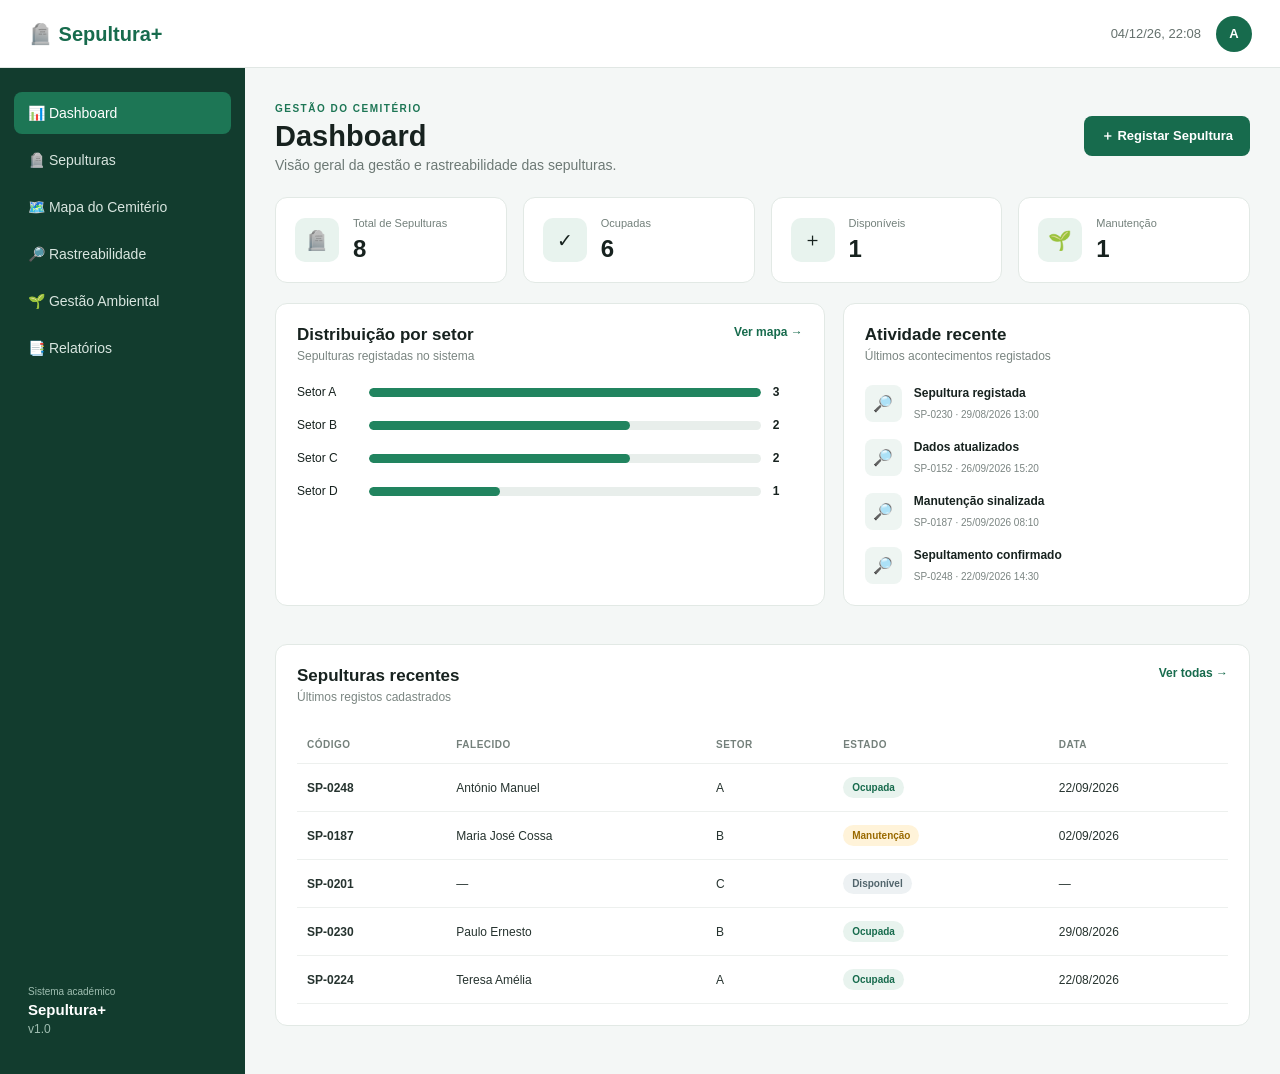
<file: index.html>
<!DOCTYPE html>
<html lang="pt">
<head>
<meta charset="UTF-8">
<meta name="viewport" content="width=device-width, initial-scale=1.0">
<title>Sepultura+ | Gestão e Rastreabilidade</title>
<link rel="stylesheet" href="css/style.css">
</head>
<body>
<header class="topbar">
  <button class="mobile-menu" id="menuBtn">☰</button>
  <a class="brand" href="index.html">🪦 <span>Sepultura+</span></a>
  <div class="top-actions"><span id="clock"></span><span class="avatar">A</span></div>
</header>

<div class="layout">
<aside class="sidebar" id="sidebar">
  <nav>
    <a class="active" href="index.html">📊 <span>Dashboard</span></a>
    <a href="sepulturas.html">🪦 <span>Sepulturas</span></a>
    <a href="mapa.html">🗺️ <span>Mapa do Cemitério</span></a>
    <a href="rastreabilidade.html">🔎 <span>Rastreabilidade</span></a>
    <a href="ambiental.html">🌱 <span>Gestão Ambiental</span></a>
    <a href="relatorios.html">📑 <span>Relatórios</span></a>
  </nav>
  <div class="sidebar-bottom"><small>Sistema académico</small><strong>Sepultura+</strong><span>v1.0</span></div>
</aside>

<main class="content">
  <div class="page-header">
    <div><span class="eyebrow">GESTÃO DO CEMITÉRIO</span><h1>Dashboard</h1><p>Visão geral da gestão e rastreabilidade das sepulturas.</p></div>
    <a class="btn primary" href="sepulturas.html#novo">＋ Registar Sepultura</a>
  </div>

  <section class="cards">
    <div class="card"><div class="card-icon">🪦</div><div><span>Total de Sepulturas</span><strong id="total">0</strong></div></div>
    <div class="card"><div class="card-icon">✓</div><div><span>Ocupadas</span><strong id="ocupadas">0</strong></div></div>
    <div class="card"><div class="card-icon">＋</div><div><span>Disponíveis</span><strong id="disponiveis">0</strong></div></div>
    <div class="card"><div class="card-icon">🌱</div><div><span>Manutenção</span><strong id="manutencao">0</strong></div></div>
  </section>

  <section class="dashboard-grid">
    <div class="panel">
      <div class="panel-header"><div><h2>Distribuição por setor</h2><p>Sepulturas registadas no sistema</p></div><a href="mapa.html" class="text-link">Ver mapa →</a></div>
      <div id="sectorBars" class="bars"></div>
    </div>
    <div class="panel">
      <div class="panel-header"><div><h2>Atividade recente</h2><p>Últimos acontecimentos registados</p></div></div>
      <div id="recent" class="activity"></div>
    </div>
  </section>

  <section class="panel table-panel">
    <div class="panel-header"><div><h2>Sepulturas recentes</h2><p>Últimos registos cadastrados</p></div><a href="sepulturas.html" class="text-link">Ver todas →</a></div>
    <div class="table-wrap"><table><thead><tr><th>Código</th><th>Falecido</th><th>Setor</th><th>Estado</th><th>Data</th></tr></thead><tbody id="recentTable"></tbody></table></div>
  </section>
</main>
</div>
<script src="js/data.js"></script><script src="js/app.js"></script>
</body>
</html>
</file>
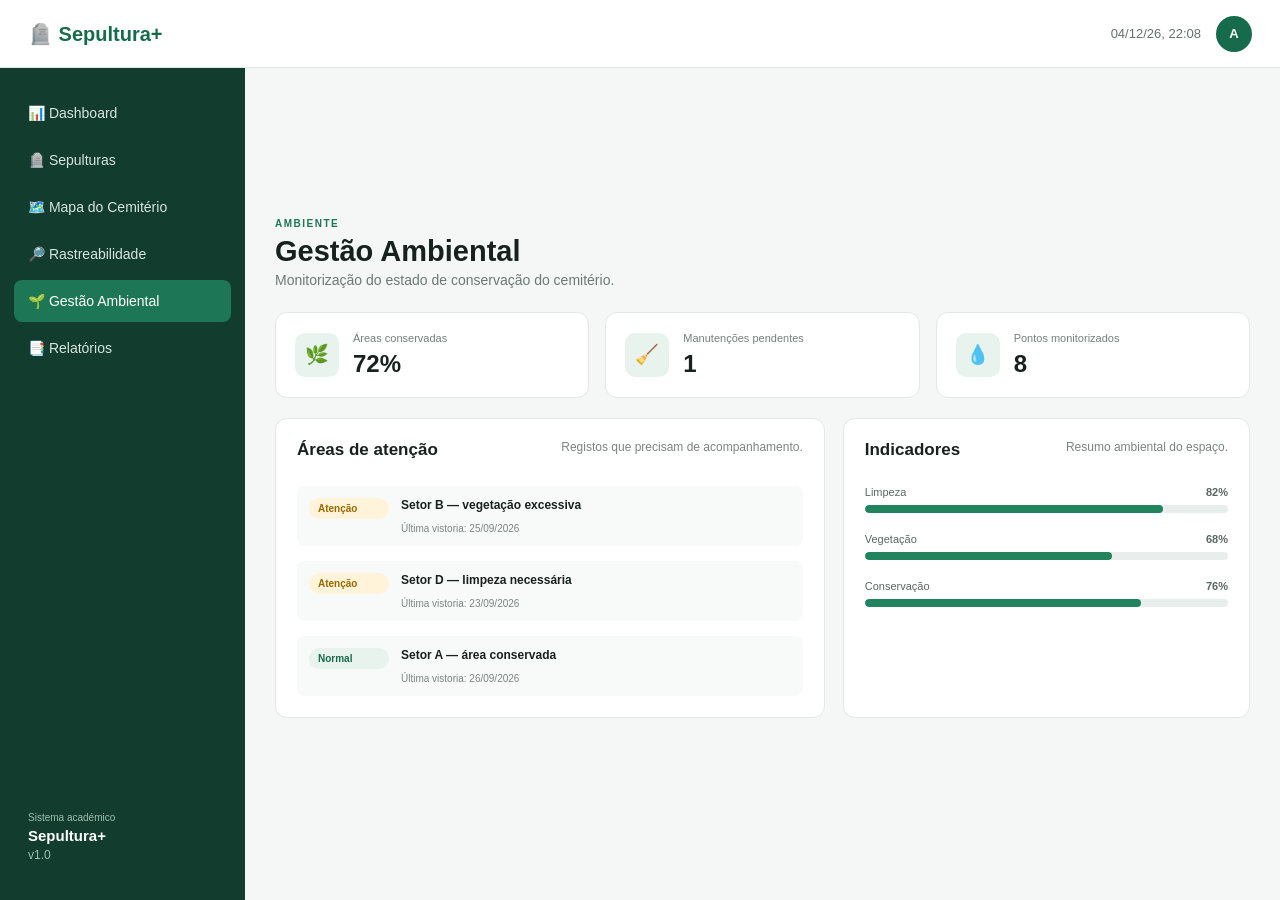
<file: ambiental.html>
<!DOCTYPE html>
<html lang="pt">
<head><meta charset="UTF-8"><meta name="viewport" content="width=device-width, initial-scale=1.0"><title>Gestão Ambiental | Sepultura+</title><link rel="stylesheet" href="css/style.css"></head>
<body>
<header class="topbar"><button class="mobile-menu" id="menuBtn">☰</button><a class="brand" href="index.html">🪦 <span>Sepultura+</span></a><div class="top-actions"><span id="clock"></span><span class="avatar">A</span></div></header>
<div class="layout"><aside class="sidebar" id="sidebar"><nav><a href="index.html">📊 <span>Dashboard</span></a><a href="sepulturas.html">🪦 <span>Sepulturas</span></a><a href="mapa.html">🗺️ <span>Mapa do Cemitério</span></a><a href="rastreabilidade.html">🔎 <span>Rastreabilidade</span></a><a class="active" href="ambiental.html">🌱 <span>Gestão Ambiental</span></a><a href="relatorios.html">📑 <span>Relatórios</span></a></nav><div class="sidebar-bottom"><small>Sistema académico</small><strong>Sepultura+</strong><span>v1.0</span></div></aside>
<main class="content"><div class="page-header"><div><span class="eyebrow">AMBIENTE</span><h1>Gestão Ambiental</h1><p>Monitorização do estado de conservação do cemitério.</p></div></div>
<section class="cards three"><div class="card"><div class="card-icon">🌿</div><div><span>Áreas conservadas</span><strong>72%</strong></div></div><div class="card"><div class="card-icon">🧹</div><div><span>Manutenções pendentes</span><strong id="envPending">0</strong></div></div><div class="card"><div class="card-icon">💧</div><div><span>Pontos monitorizados</span><strong>8</strong></div></div></section>
<section class="dashboard-grid"><div class="panel"><div class="panel-header"><h2>Áreas de atenção</h2><p>Registos que precisam de acompanhamento.</p></div><div class="env-list"><div><span class="status warning">Atenção</span><strong>Setor B — vegetação excessiva</strong><small>Última vistoria: 25/09/2026</small></div><div><span class="status warning">Atenção</span><strong>Setor D — limpeza necessária</strong><small>Última vistoria: 23/09/2026</small></div><div><span class="status good">Normal</span><strong>Setor A — área conservada</strong><small>Última vistoria: 26/09/2026</small></div></div></div>
<div class="panel"><div class="panel-header"><h2>Indicadores</h2><p>Resumo ambiental do espaço.</p></div><div class="progress-list"><label>Limpeza <b>82%</b><div class="progress"><i style="width:82%"></i></div></label><label>Vegetação <b>68%</b><div class="progress"><i style="width:68%"></i></div></label><label>Conservação <b>76%</b><div class="progress"><i style="width:76%"></i></div></label></div></div></section>
</main></div><script src="js/data.js"></script><script src="js/ambiental.js"></script></body></html>
</file>
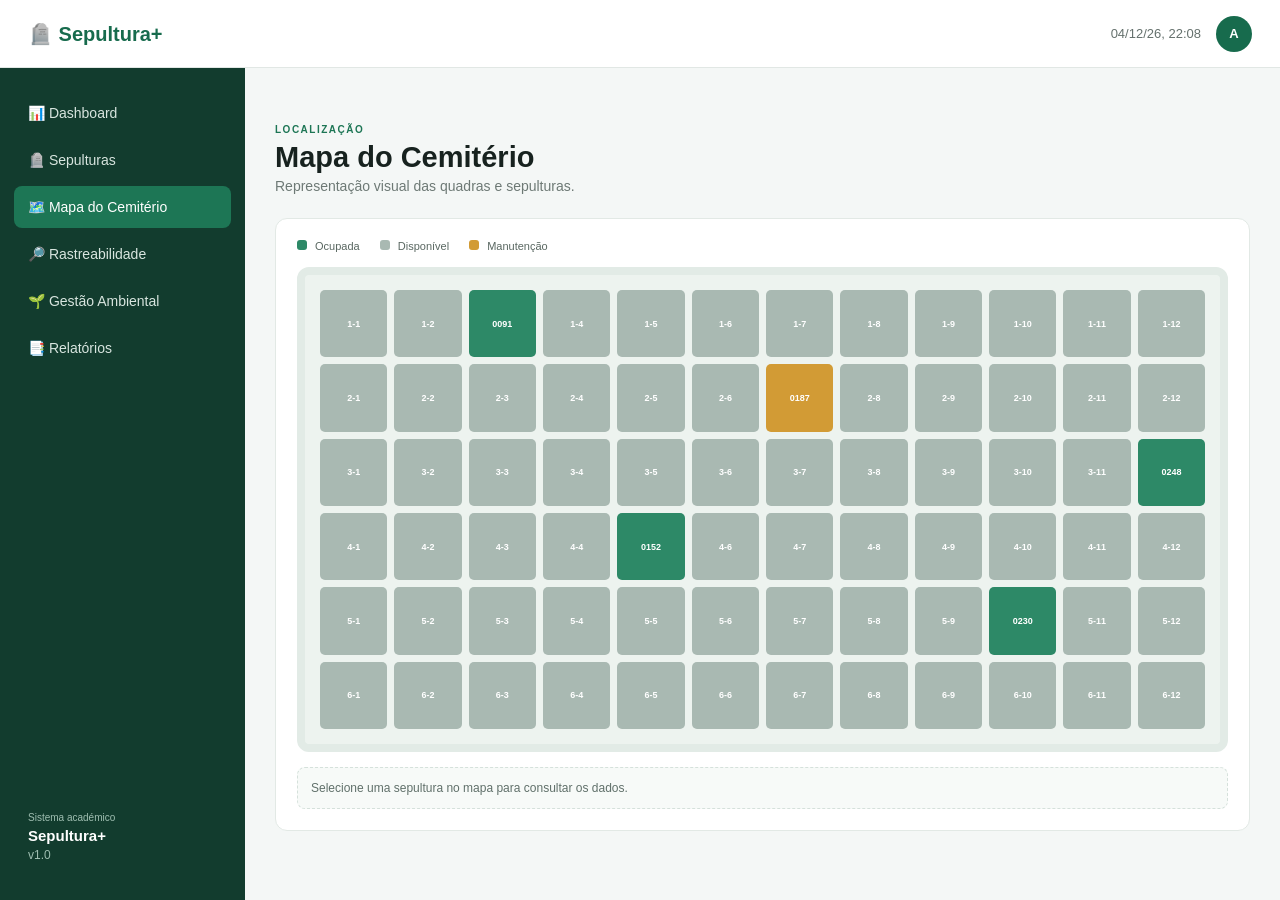
<file: mapa.html>
<!DOCTYPE html>
<html lang="pt">
<head><meta charset="UTF-8"><meta name="viewport" content="width=device-width, initial-scale=1.0"><title>Mapa | Sepultura+</title><link rel="stylesheet" href="css/style.css"></head>
<body>
<header class="topbar"><button class="mobile-menu" id="menuBtn">☰</button><a class="brand" href="index.html">🪦 <span>Sepultura+</span></a><div class="top-actions"><span id="clock"></span><span class="avatar">A</span></div></header>
<div class="layout"><aside class="sidebar" id="sidebar"><nav><a href="index.html">📊 <span>Dashboard</span></a><a href="sepulturas.html">🪦 <span>Sepulturas</span></a><a class="active" href="mapa.html">🗺️ <span>Mapa do Cemitério</span></a><a href="rastreabilidade.html">🔎 <span>Rastreabilidade</span></a><a href="ambiental.html">🌱 <span>Gestão Ambiental</span></a><a href="relatorios.html">📑 <span>Relatórios</span></a></nav><div class="sidebar-bottom"><small>Sistema académico</small><strong>Sepultura+</strong><span>v1.0</span></div></aside>
<main class="content"><div class="page-header"><div><span class="eyebrow">LOCALIZAÇÃO</span><h1>Mapa do Cemitério</h1><p>Representação visual das quadras e sepulturas.</p></div></div>
<section class="panel"><div class="legend"><span><i class="dot occupied"></i> Ocupada</span><span><i class="dot available"></i> Disponível</span><span><i class="dot maintenance"></i> Manutenção</span></div><div id="mapGrid" class="cemetery-map"></div><div id="mapInfo" class="map-info">Selecione uma sepultura no mapa para consultar os dados.</div></section></main></div>
<script src="js/data.js"></script><script src="js/mapa.js"></script></body></html>
</file>
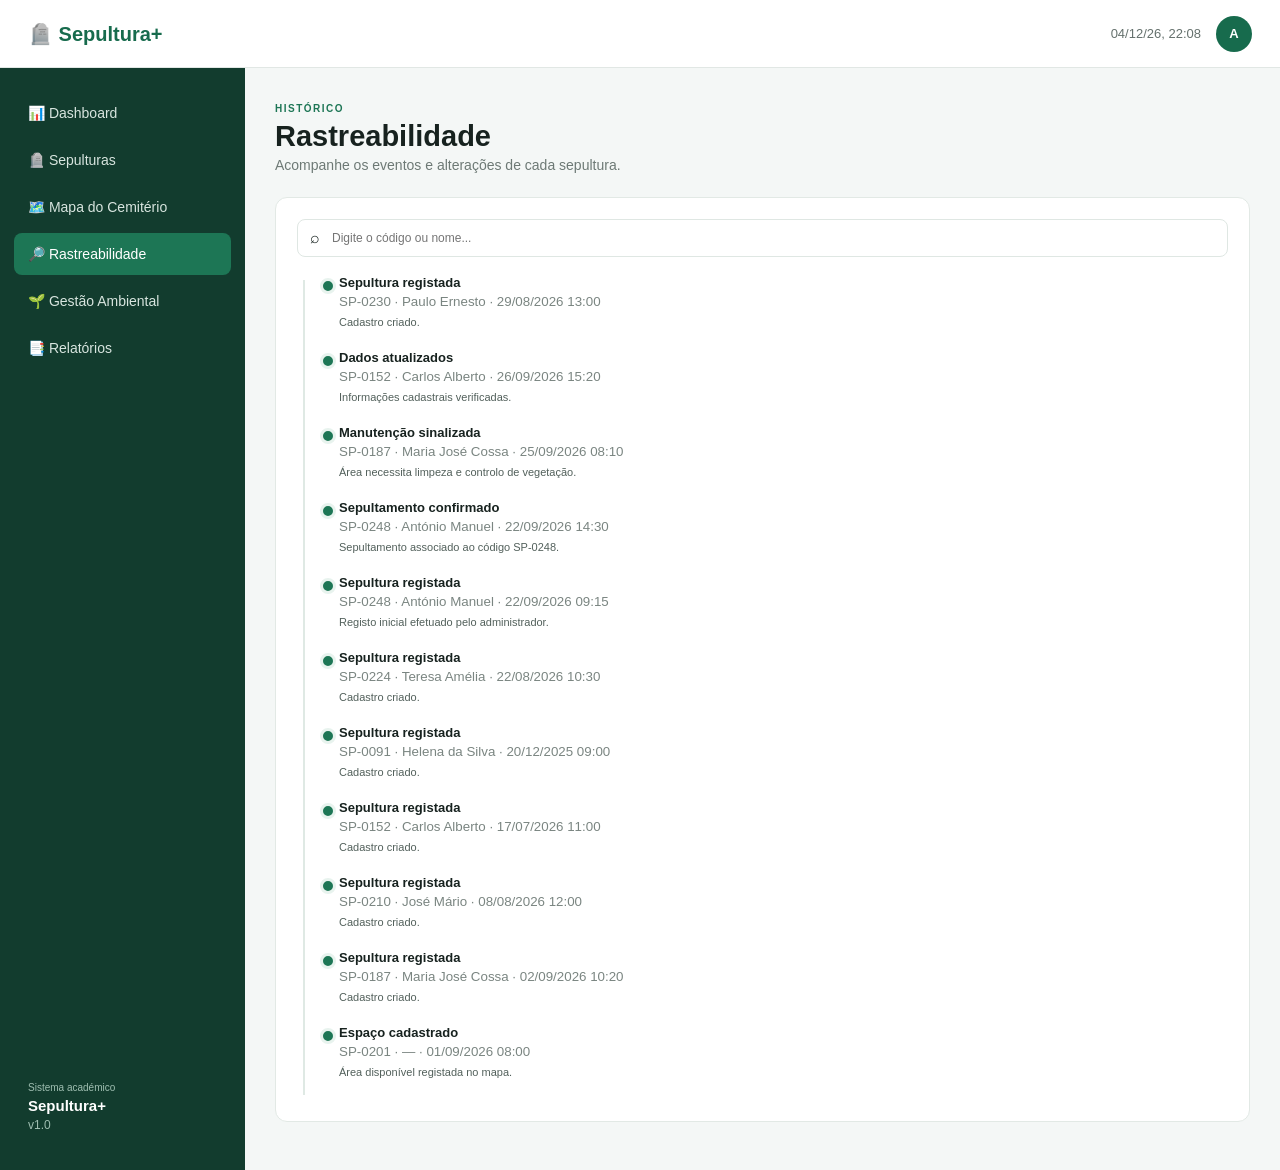
<file: rastreabilidade.html>
<!DOCTYPE html>
<html lang="pt">
<head><meta charset="UTF-8"><meta name="viewport" content="width=device-width, initial-scale=1.0"><title>Rastreabilidade | Sepultura+</title><link rel="stylesheet" href="css/style.css"></head>
<body>
<header class="topbar"><button class="mobile-menu" id="menuBtn">☰</button><a class="brand" href="index.html">🪦 <span>Sepultura+</span></a><div class="top-actions"><span id="clock"></span><span class="avatar">A</span></div></header>
<div class="layout"><aside class="sidebar" id="sidebar"><nav><a href="index.html">📊 <span>Dashboard</span></a><a href="sepulturas.html">🪦 <span>Sepulturas</span></a><a href="mapa.html">🗺️ <span>Mapa do Cemitério</span></a><a class="active" href="rastreabilidade.html">🔎 <span>Rastreabilidade</span></a><a href="ambiental.html">🌱 <span>Gestão Ambiental</span></a><a href="relatorios.html">📑 <span>Relatórios</span></a></nav><div class="sidebar-bottom"><small>Sistema académico</small><strong>Sepultura+</strong><span>v1.0</span></div></aside>
<main class="content"><div class="page-header"><div><span class="eyebrow">HISTÓRICO</span><h1>Rastreabilidade</h1><p>Acompanhe os eventos e alterações de cada sepultura.</p></div></div>
<section class="panel"><div class="toolbar"><div class="search"><span>⌕</span><input id="traceSearch" placeholder="Digite o código ou nome..."></div></div><div id="traceList" class="timeline"></div></section></main></div>
<script src="js/data.js"></script><script src="js/rastreabilidade.js"></script></body></html>
</file>
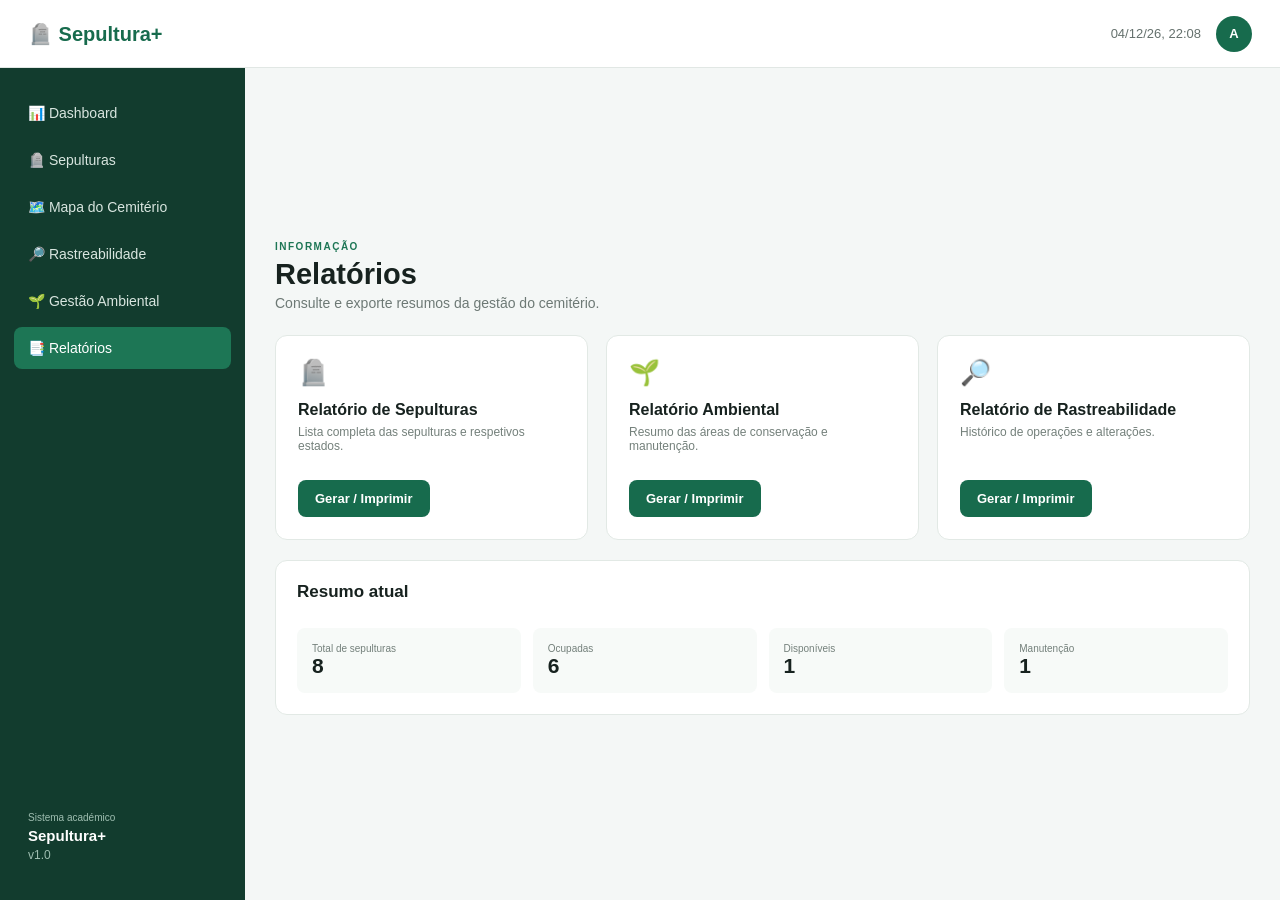
<file: relatorios.html>
<!DOCTYPE html>
<html lang="pt">
<head><meta charset="UTF-8"><meta name="viewport" content="width=device-width, initial-scale=1.0"><title>Relatórios | Sepultura+</title><link rel="stylesheet" href="css/style.css"></head>
<body>
<header class="topbar"><button class="mobile-menu" id="menuBtn">☰</button><a class="brand" href="index.html">🪦 <span>Sepultura+</span></a><div class="top-actions"><span id="clock"></span><span class="avatar">A</span></div></header>
<div class="layout"><aside class="sidebar" id="sidebar"><nav><a href="index.html">📊 <span>Dashboard</span></a><a href="sepulturas.html">🪦 <span>Sepulturas</span></a><a href="mapa.html">🗺️ <span>Mapa do Cemitério</span></a><a href="rastreabilidade.html">🔎 <span>Rastreabilidade</span></a><a href="ambiental.html">🌱 <span>Gestão Ambiental</span></a><a class="active" href="relatorios.html">📑 <span>Relatórios</span></a></nav><div class="sidebar-bottom"><small>Sistema académico</small><strong>Sepultura+</strong><span>v1.0</span></div></aside>
<main class="content"><div class="page-header"><div><span class="eyebrow">INFORMAÇÃO</span><h1>Relatórios</h1><p>Consulte e exporte resumos da gestão do cemitério.</p></div></div>
<section class="report-grid">
<div class="report-card"><span>🪦</span><h3>Relatório de Sepulturas</h3><p>Lista completa das sepulturas e respetivos estados.</p><button class="btn primary" onclick="printReport('sepulturas')">Gerar / Imprimir</button></div>
<div class="report-card"><span>🌱</span><h3>Relatório Ambiental</h3><p>Resumo das áreas de conservação e manutenção.</p><button class="btn primary" onclick="printReport('ambiental')">Gerar / Imprimir</button></div>
<div class="report-card"><span>🔎</span><h3>Relatório de Rastreabilidade</h3><p>Histórico de operações e alterações.</p><button class="btn primary" onclick="printReport('rastreabilidade')">Gerar / Imprimir</button></div>
</section>
<section class="panel"><div class="panel-header"><h2>Resumo atual</h2></div><div id="summary" class="summary-grid"></div></section>
</main></div><script src="js/data.js"></script><script src="js/relatorios.js"></script></body></html>
</file>
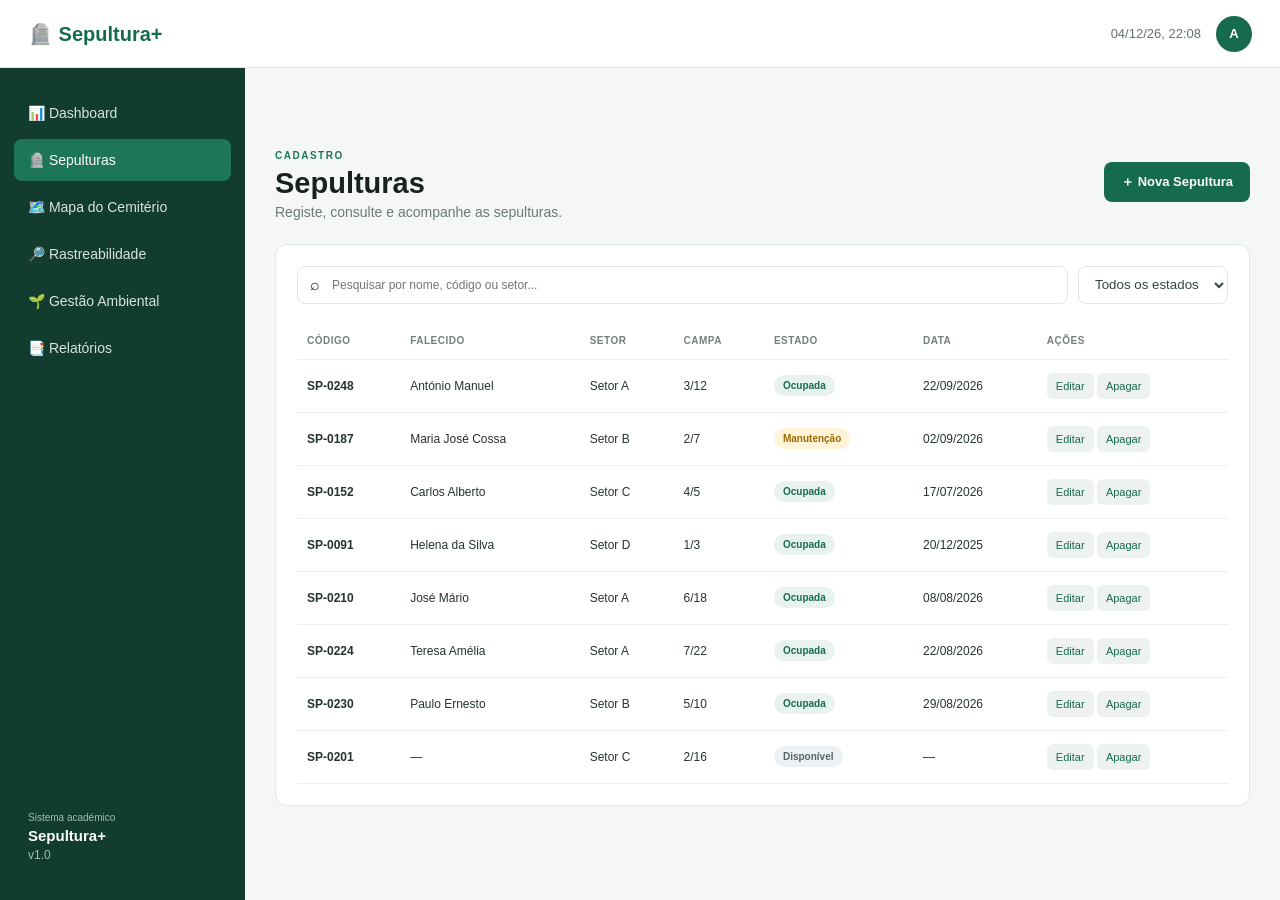
<file: sepulturas.html>
<!DOCTYPE html>
<html lang="pt">
<head><meta charset="UTF-8"><meta name="viewport" content="width=device-width, initial-scale=1.0"><title>Sepulturas | Sepultura+</title><link rel="stylesheet" href="css/style.css"></head>
<body>
<header class="topbar"><button class="mobile-menu" id="menuBtn">☰</button><a class="brand" href="index.html">🪦 <span>Sepultura+</span></a><div class="top-actions"><span id="clock"></span><span class="avatar">A</span></div></header>
<div class="layout"><aside class="sidebar" id="sidebar"><nav>
<a href="index.html">📊 <span>Dashboard</span></a><a class="active" href="sepulturas.html">🪦 <span>Sepulturas</span></a><a href="mapa.html">🗺️ <span>Mapa do Cemitério</span></a><a href="rastreabilidade.html">🔎 <span>Rastreabilidade</span></a><a href="ambiental.html">🌱 <span>Gestão Ambiental</span></a><a href="relatorios.html">📑 <span>Relatórios</span></a>
</nav><div class="sidebar-bottom"><small>Sistema académico</small><strong>Sepultura+</strong><span>v1.0</span></div></aside>
<main class="content">
<div class="page-header"><div><span class="eyebrow">CADASTRO</span><h1>Sepulturas</h1><p>Registe, consulte e acompanhe as sepulturas.</p></div><button class="btn primary" id="newBtn">＋ Nova Sepultura</button></div>
<section class="panel" id="formPanel" hidden>
<div class="panel-header"><div><h2 id="formTitle">Registar Sepultura</h2><p>Preencha os dados abaixo.</p></div></div>
<form id="graveForm" class="form-grid">
<input type="hidden" id="editId">
<label>Código<input id="codigo" required placeholder="Ex.: SP-0249"></label>
<label>Nome do falecido<input id="nome" required placeholder="Nome completo"></label>
<label>Data de nascimento<input id="nascimento" type="date"></label>
<label>Data de falecimento<input id="falecimento" type="date" required></label>
<label>Data do sepultamento<input id="sepultamento" type="date"></label>
<label>Setor/Quadra<select id="setor"><option>A</option><option>B</option><option>C</option><option>D</option></select></label>
<label>Fila<input id="fila" type="number" min="1" placeholder="Ex.: 3"></label>
<label>Número da campa<input id="campa" type="number" min="1" placeholder="Ex.: 12"></label>
<label>Estado<select id="estado"><option>Ocupada</option><option>Disponível</option><option>Manutenção</option></select></label>
<label class="full">Observações<textarea id="observacoes" rows="3" placeholder="Informações adicionais"></textarea></label>
<div class="form-actions full"><button type="button" class="btn ghost" id="cancelBtn">Cancelar</button><button class="btn primary">Guardar</button></div>
</form>
</section>
<section class="panel">
<div class="toolbar"><div class="search"><span>⌕</span><input id="search" placeholder="Pesquisar por nome, código ou setor..."></div><select id="filter"><option value="">Todos os estados</option><option>Ocupada</option><option>Disponível</option><option>Manutenção</option></select></div>
<div class="table-wrap"><table><thead><tr><th>Código</th><th>Falecido</th><th>Setor</th><th>Campa</th><th>Estado</th><th>Data</th><th>Ações</th></tr></thead><tbody id="graveTable"></tbody></table></div>
</section>
</main></div>
<script src="js/data.js"></script><script src="js/sepulturas.js"></script>
</body></html>
</file>
<file: css/style.css>
*{margin:0;padding:0;box-sizing:border-box}body{font-family:Inter,Arial,Helvetica,sans-serif;background:#f4f7f6;color:#17221f}.topbar{height:68px;background:#fff;border-bottom:1px solid #e1e7e4;display:flex;align-items:center;justify-content:space-between;padding:0 28px;position:sticky;top:0;z-index:20}.brand{text-decoration:none;color:#176b4d;font-size:20px;font-weight:800}.top-actions{display:flex;align-items:center;gap:15px;color:#65716d;font-size:13px}.avatar{width:36px;height:36px;border-radius:50%;background:#176b4d;color:#fff;display:grid;place-items:center;font-weight:700}.mobile-menu{display:none;border:0;background:transparent;font-size:22px}.layout{display:flex;min-height:calc(100vh - 68px)}.sidebar{width:245px;background:#123c2e;color:#fff;padding:24px 14px;display:flex;flex-direction:column;justify-content:space-between;flex-shrink:0}.sidebar nav{display:flex;flex-direction:column;gap:5px}.sidebar a{color:#d8e5df;text-decoration:none;padding:13px 14px;border-radius:8px;font-size:14px}.sidebar a:hover,.sidebar a.active{background:#1d7655;color:#fff}.sidebar-bottom{display:flex;flex-direction:column;gap:4px;padding:14px;color:#9fbeb1;font-size:12px}.sidebar-bottom strong{color:#fff;font-size:15px}.content{flex:1;padding:30px;max-width:1500px;margin:auto;width:100%}.page-header{display:flex;justify-content:space-between;align-items:center;gap:20px;margin-bottom:24px}.eyebrow{font-size:10px;letter-spacing:1.5px;color:#1d7655;font-weight:800}.page-header h1{font-size:29px;margin:4px 0}.page-header p{color:#6d7975;font-size:14px}.btn{display:inline-flex;align-items:center;justify-content:center;border:0;text-decoration:none;padding:11px 17px;border-radius:8px;font-weight:700;cursor:pointer;font-size:13px}.primary{background:#176b4d;color:#fff}.primary:hover{background:#12583f}.ghost{background:#edf2ef;color:#36534a}.text-link{color:#176b4d;text-decoration:none;font-size:12px;font-weight:700}.cards{display:grid;grid-template-columns:repeat(4,1fr);gap:16px;margin-bottom:20px}.cards.three{grid-template-columns:repeat(3,1fr)}.card{background:#fff;border:1px solid #e2e9e5;border-radius:12px;padding:19px;display:flex;align-items:center;gap:14px}.card-icon{width:44px;height:44px;border-radius:10px;background:#e8f3ee;display:grid;place-items:center;font-size:19px}.card span{display:block;color:#73807b;font-size:11px;margin-bottom:6px}.card strong{font-size:24px}.dashboard-grid{display:grid;grid-template-columns:1.35fr 1fr;gap:18px;margin-bottom:20px}.panel{background:#fff;border:1px solid #e2e9e5;border-radius:12px;padding:21px;margin-bottom:18px}.panel-header{display:flex;justify-content:space-between;align-items:flex-start;gap:15px;margin-bottom:22px}.panel h2{font-size:17px;margin-bottom:4px}.panel-header p{font-size:12px;color:#7a8581}.bars{display:flex;flex-direction:column;gap:19px}.bar-item{display:grid;grid-template-columns:60px 1fr 30px;align-items:center;gap:12px;font-size:12px}.bar{height:9px;background:#e8eeeb;border-radius:20px;overflow:hidden}.bar div{height:100%;background:#21845f;border-radius:20px}.activity{display:flex;flex-direction:column;gap:17px}.activity-item{display:flex;align-items:center;gap:12px}.activity-icon{width:37px;height:37px;background:#eef5f2;border-radius:8px;display:grid;place-items:center}.activity-item strong{display:block;font-size:12px;margin-bottom:4px}.activity-item small{color:#7b8582;font-size:10px}.table-wrap{overflow:auto}table{width:100%;border-collapse:collapse;min-width:700px}th,td{text-align:left;padding:13px 10px;border-bottom:1px solid #edf0ee;font-size:12px}th{color:#74807b;font-size:10px;text-transform:uppercase;letter-spacing:.5px}td{color:#26332f}.status{display:inline-flex;padding:5px 9px;border-radius:20px;font-size:10px;font-weight:800}.status.occupied{background:#e8f3ee;color:#176b4d}.status.available{background:#edf1f3;color:#52656c}.status.maintenance{background:#fff3d9;color:#9a6a00}.status.warning{background:#fff3d9;color:#9a6a00}.status.good{background:#e8f3ee;color:#176b4d}.toolbar{display:flex;gap:10px;margin-bottom:18px}.search{display:flex;align-items:center;gap:8px;border:1px solid #dfe7e3;border-radius:8px;background:#fff;padding:0 12px;flex:1}.search input{border:0;outline:0;padding:11px 4px;width:100%;font-size:12px}.toolbar select,.form-grid select{border:1px solid #dfe7e3;background:#fff;border-radius:8px;padding:0 12px;color:#364640;outline:none}.form-grid{display:grid;grid-template-columns:repeat(3,1fr);gap:15px}.form-grid label{font-size:11px;font-weight:700;color:#53625c;display:flex;flex-direction:column;gap:6px}.form-grid input,.form-grid select,.form-grid textarea{font:inherit;border:1px solid #dfe7e3;border-radius:8px;padding:11px;background:#fff;color:#26332f;outline:none}.form-grid input:focus,.form-grid select:focus,.form-grid textarea:focus{border-color:#176b4d}.form-grid .full{grid-column:1/-1}.form-actions{display:flex;justify-content:flex-end;gap:10px}.action-btn{border:0;background:#edf2ef;color:#176b4d;padding:7px 9px;border-radius:6px;cursor:pointer;font-size:11px}.cemetery-map{display:grid;grid-template-columns:repeat(12,1fr);gap:7px;background:#edf3ef;border:8px solid #e2ebe6;border-radius:12px;padding:15px;min-height:380px}.grave-cell{aspect-ratio:1;border:0;border-radius:5px;cursor:pointer;font-size:9px;font-weight:800;color:#fff;transition:.15s}.grave-cell:hover{transform:scale(1.08)}.grave-cell.occupied{background:#2d8967}.grave-cell.available{background:#a9b9b2}.grave-cell.maintenance{background:#d29b35}.legend{display:flex;gap:20px;margin-bottom:15px;flex-wrap:wrap;font-size:11px;color:#596761}.dot{width:10px;height:10px;border-radius:3px;display:inline-block;margin-right:5px}.dot.occupied{background:#2d8967}.dot.available{background:#a9b9b2}.dot.maintenance{background:#d29b35}.map-info{margin-top:15px;background:#f7faf8;border:1px dashed #d5e1db;border-radius:8px;padding:13px;color:#60706a;font-size:12px}.timeline{position:relative;padding-left:24px}.timeline:before{content:"";position:absolute;left:6px;top:5px;bottom:5px;width:2px;background:#dfe9e4}.timeline-item{position:relative;padding:0 0 22px 18px}.timeline-item:before{content:"";position:absolute;left:-1px;top:3px;width:10px;height:10px;background:#1d7655;border-radius:50%;border:3px solid #e8f3ee}.timeline-item strong{display:block;font-size:13px}.timeline-item small{display:block;color:#7a8581;margin-top:4px}.timeline-item p{font-size:11px;color:#52605b;margin-top:7px}.env-list{display:flex;flex-direction:column;gap:15px}.env-list>div{display:grid;grid-template-columns:80px 1fr;gap:4px 12px;padding:12px;background:#f8faf9;border-radius:8px}.env-list strong{font-size:12px}.env-list small{grid-column:2;color:#7a8581;font-size:10px}.progress-list{display:flex;flex-direction:column;gap:20px}.progress-list label{font-size:11px;color:#596761}.progress-list b{float:right}.progress{height:8px;background:#e8eeeb;border-radius:20px;margin-top:7px;overflow:hidden}.progress i{display:block;height:100%;background:#21845f;border-radius:20px}.report-grid{display:grid;grid-template-columns:repeat(3,1fr);gap:18px;margin-bottom:20px}.report-card{background:#fff;border:1px solid #e2e9e5;border-radius:12px;padding:22px}.report-card>span{font-size:25px}.report-card h3{font-size:16px;margin:14px 0 6px}.report-card p{font-size:12px;color:#74807b;min-height:40px;margin-bottom:15px}.summary-grid{display:grid;grid-template-columns:repeat(4,1fr);gap:12px}.summary-item{background:#f7faf8;padding:15px;border-radius:8px}.summary-item span{display:block;font-size:10px;color:#74807b}.summary-item strong{font-size:21px}.empty{padding:25px;text-align:center;color:#7a8581;font-size:12px}@media(max-width:1000px){.cards{grid-template-columns:repeat(2,1fr)}.dashboard-grid,.report-grid{grid-template-columns:1fr}.summary-grid{grid-template-columns:repeat(2,1fr)}}@media(max-width:700px){.mobile-menu{display:block}.topbar{padding:0 15px}.top-actions #clock{display:none}.sidebar{position:fixed;left:-250px;top:68px;bottom:0;z-index:15;transition:.2s}.sidebar.open{left:0}.content{padding:20px 14px}.page-header{align-items:flex-start;flex-direction:column}.cards,.cards.three{grid-template-columns:1fr}.form-grid{grid-template-columns:1fr}.form-grid .full{grid-column:auto}.toolbar{flex-direction:column}.toolbar select{height:40px}.cemetery-map{grid-template-columns:repeat(6,1fr)}.report-grid{grid-template-columns:1fr}.summary-grid{grid-template-columns:1fr 1fr}.brand{font-size:17px}}
</file>
